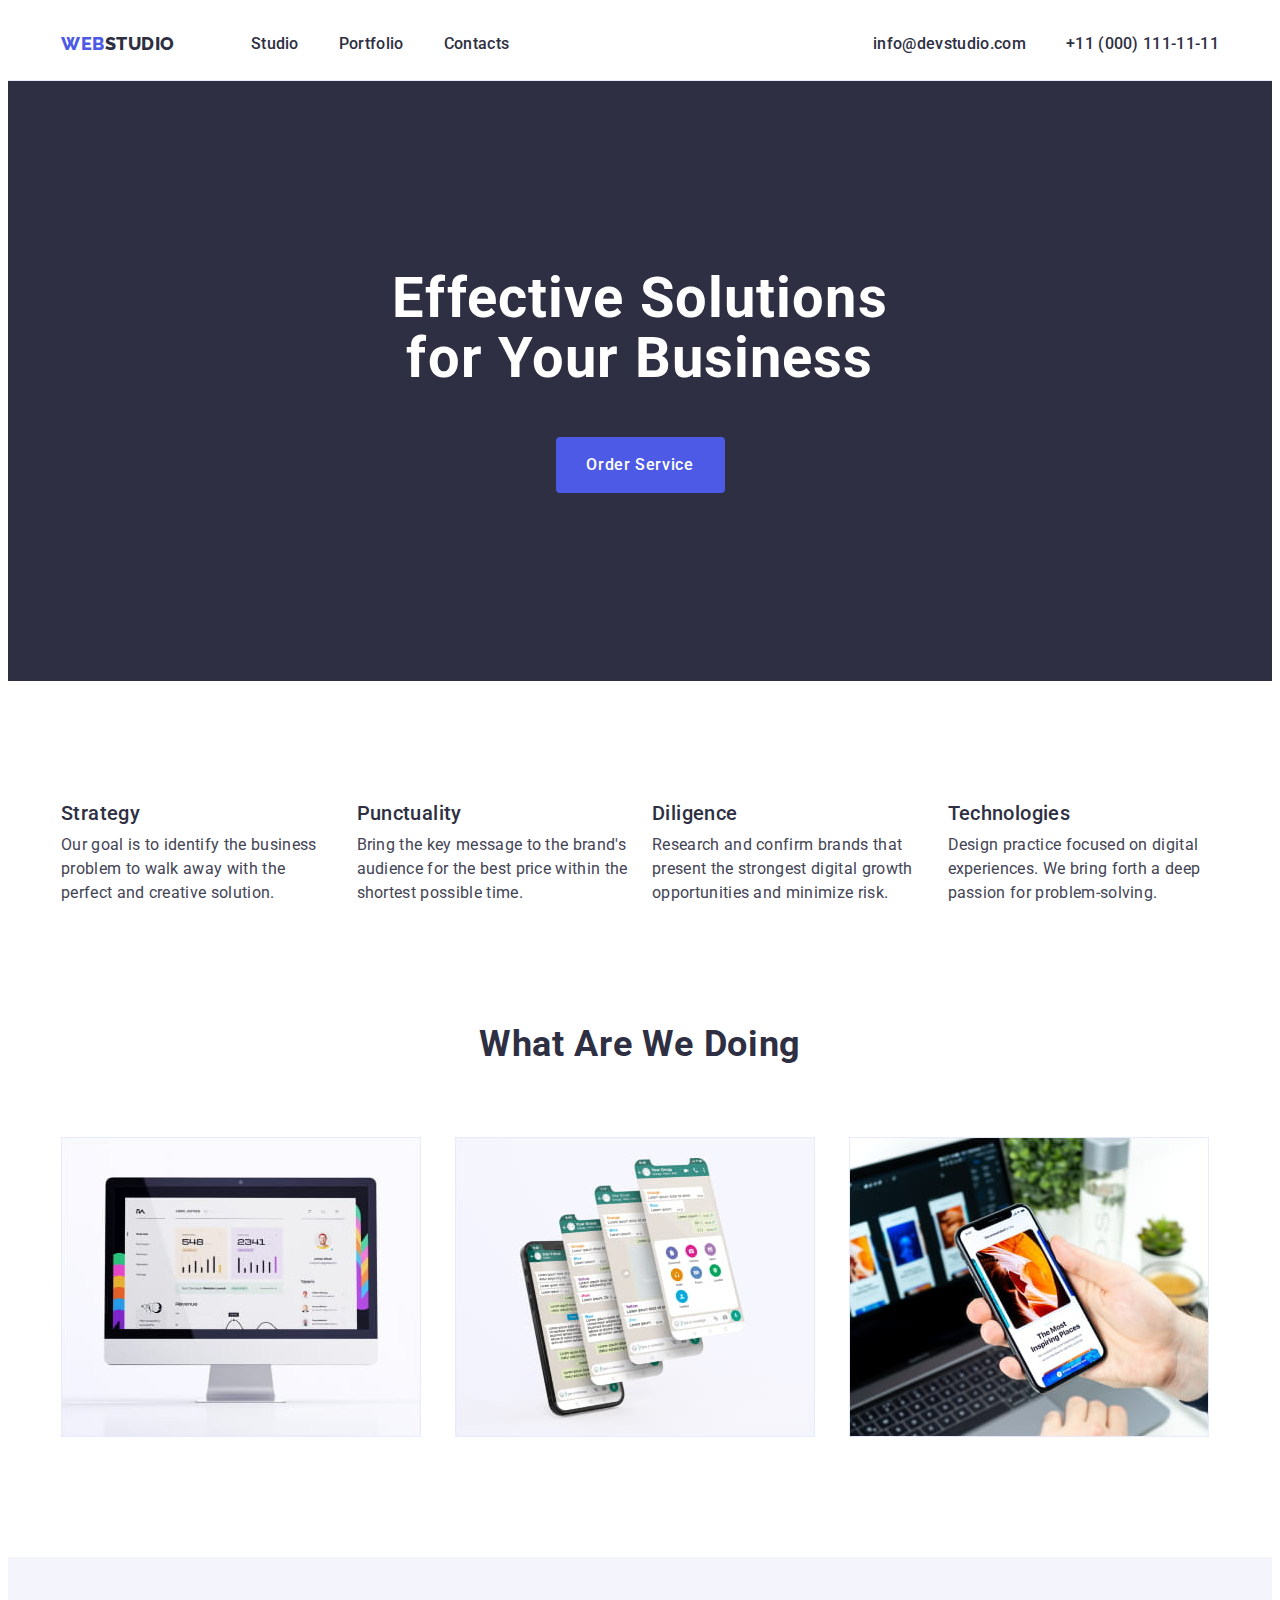
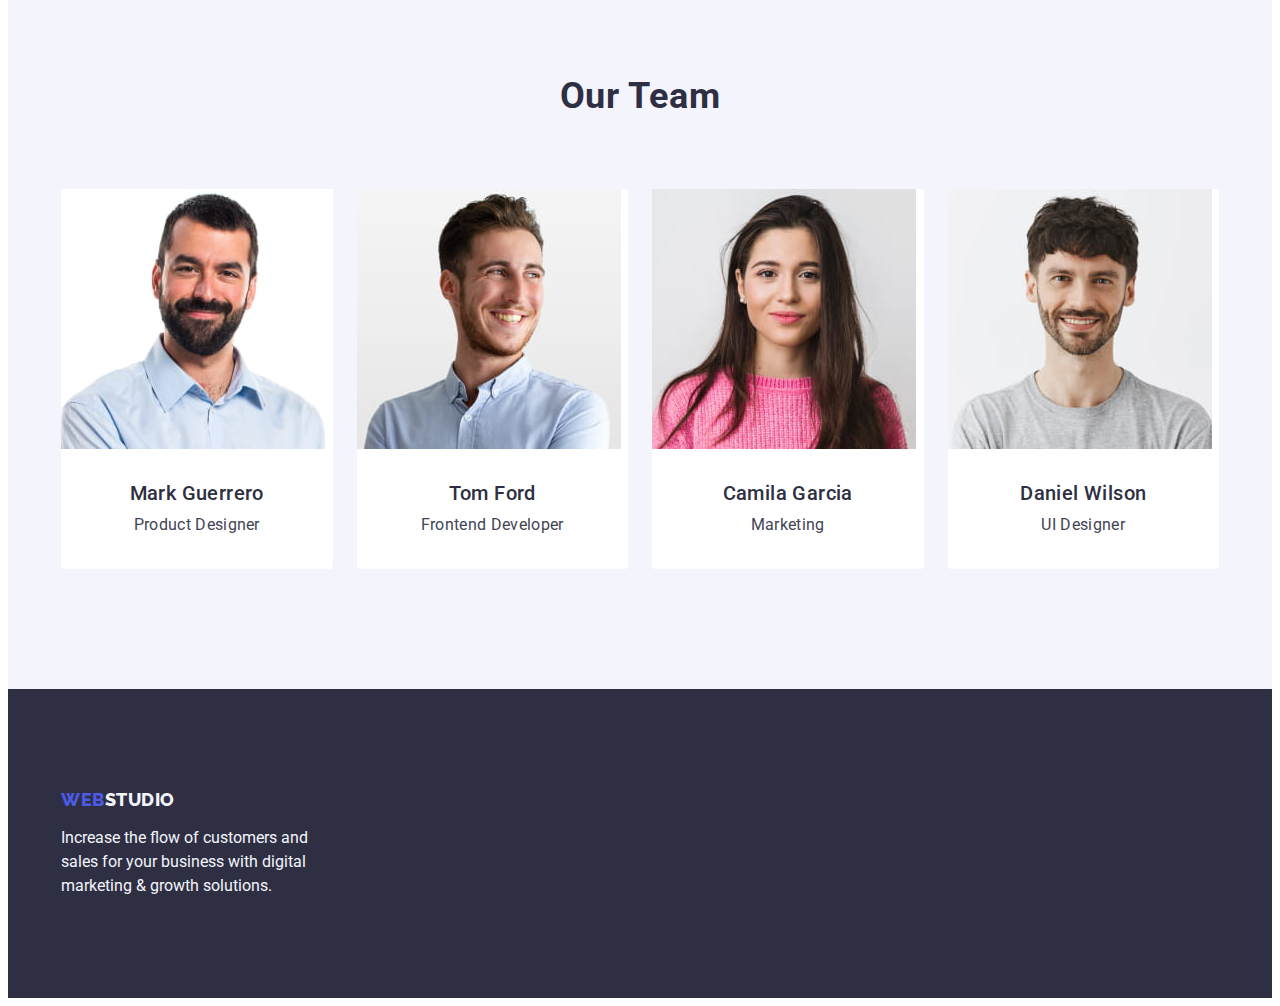
<file: index.html>
<!DOCTYPE html>
<html lang="en">
<head>
    <meta charset="UTF-8">
    <meta http-equiv="X-UA-Compatible" content="IE=edge">
    <meta name="viewport" content="width=device-width, initial-scale=1.0">
    <link rel="preconnect" href="https://fonts.googleapis.com">
    <link rel="preconnect" href="https://fonts.gstatic.com" crossorigin>
    <link rel="preconnect" href="https://fonts.googleapis.com">
    <link rel="preconnect" href="https://fonts.gstatic.com" crossorigin>
    <link href="https://fonts.googleapis.com/css2?family=Raleway:wght@800&family=Roboto:wght@400;500;700;900&display=swap" rel="stylesheet">
    <title>goit-homework</title>
    <link rel="stylesheet" href="https://cdnjs.cloudflare.com/ajax/libs/modern-normalize/2.0.0/modern-normalize.min.css"
        integrity="sha512-4xo8blKMVCiXpTaLzQSLSw3KFOVPWhm/TRtuPVc4WG6kUgjH6J03IBuG7JZPkcWMxJ5huwaBpOpnwYElP/m6wg=="
        crossorigin="anonymous" referrerpolicy="no-referrer" />
    <link rel="stylesheet" href="./css/style.css">
</head>
<!-- HEADER -->
<body>
    <header class="header-main-container">
        <div class="container container-flex">
            <nav class="header-nav">
                <a href="./index.html" class="logo link">Web<span class="logo-text">Studio</span></a>
                <ul class="list menu-list">
                    <li class="menu-item menu"><a href="./index.html" class="link menu">Studio</a></li>
                    <li class="menu-item menu"><a href="./portfolio.html" class="link menu">Portfolio</a></li>
                    <li class="menu-item menu"><a href="" class="link menu">Contacts</a></li>
                </ul>
            </nav>
            <address class="nav-addres">
                <ul class="information-list list">
                    <li class="information-item"><a href="mailto:info@devstudio.com" class="link menu">info@devstudio.com</a>
                    </li>
                    <li class="information-item"><a href="tel:+110001111111" class="link menu">+11 (000) 111-11-11</a></li>
                </ul>
            </address>
        </div>
    </header>
<!-- HEADER_END -->
<!-- ABOUT_US_WHAT_ARE_WE_DOING -->
<main>
    <section class="main-hero">
        <div class="container">
            <h1 class="main-title">Effective Solutions for Your Business</h1>
            <button class="button-hero-main" type="button">Order Service</button>
        </div>
    </section>
    <section class="about-us-description">
        <div class="container container-flex">
            <h2 class="visually-hidden title-about-us ">title-secondary-section</h2>
            <ul class="list about-us-list">
                <li class="about-us-text">
                    <h3 class="title-description">Strategy</h3>
                    <p class="text-description">Our goal is to identify the business
                problem to walk away with the perfect and creative solution.</p>
                </li>
                <li class="about-us-text">
                    <h3 class="title-description">Punctuality</h3>
                    <p class="text-description">Bring the key message to the brand's audience for the best price within the shortest possible time.</p>
                </li>
                <li class="about-us-text">
                    <h3 class="title-description">Diligence</h3>
                    <p class="text-description">Research and confirm brands that present the strongest digital growth opportunities and minimize risk.</p>
                </li>
                <li class="about-us-text">
                    <h3 class="title-description">Technologies</h3>
                    <p class="text-description">Design practice focused on digital experiences. We bring forth a deep passion for problem-solving.</p>
                </li>
            </ul>
        </div>
    </section>
    <section class="about-us-text-img">
        <div class="container">
            <h2 class="about-us-title">What are we doing</h2>
            <ul class="list container container-flex list-img">
                <li class="img-work">
                    <img src="./images/index-img/desktop-version.jpg" 
                    alt="desktop-version" 
                    width="360">
                </li>
                <li class="img-work">
                    <img src="./images/index-img/application-view.jpg" 
                    alt="application-view" 
                    width="360">
                </li>
                <li class="img-work">
                    <img src="./images/index-img/mobile-version.jpg" 
                    alt="mobile-version" 
                    width="360">
                </li>
            </ul>
        </div>
    </section>
<!-- ABOUT_US_WHAT_ARE_WE_DOING_END -->
<!-- OUR_TEAM -->
    <section class="our-team">
        <div class="container">
            <h2 class="our-team-title">Our Team</h2>
            <ul class="list list-worker">
                <li class="worker">
                    <img src="./images/index-img/img-people1.jpg" 
                        width="264" 
                        height="260" 
                        alt="product desinger Mark Guerrero">
                    <div class="name-worker">
                        <h3 class="title-description div-name-worker">Mark Guerrero</h3>
                        <p class="text-description div-name-worker">Product Designer</p>
                    </div>
                </li>
                <li class="worker">
                    <img src="./images/index-img/img-people2.jpg" 
                        width="264" 
                        height="260" 
                        alt="Frontend developer Tom Ford">
                    <div class="name-worker">
                        <h3 class="title-description div-name-worker">Tom Ford</h3>
                        <p class="text-description div-name-worker">Frontend Developer</p>
                    </div>
                </li>
                <li class="worker">
                    <img src="./images/index-img/img-people3.jpg" 
                        width="264" 
                        height="260" 
                        alt="Marketing Camila Garcia">
                    <div class="name-worker">
                        <h3 class="title-description div-name-worker">Camila Garcia</h3>
                        <p class="text-description div-name-worker">Marketing</p>
                    </div>
                </li>
                <li class="worker">
                    <img src="./images/index-img/img-people4.jpg" 
                        width="264" 
                        height="260" 
                        alt="UI desinger Daniel Wilson">
                    <div class="name-worker">
                        <h3 class="title-description div-name-worker">Daniel Wilson</h3>
                        <p class="text-description div-name-worker">UI Designer</p>
                    </div>
                </li>
            </ul>
        </div>
    </section>
</main>
<!-- OUR_TEAM_END -->
<!-- FOOTER -->
<footer class="footer">
    <div class="container">
        <a href="./index.html" class="logo link logo-footer">Web<span class="footer-logo-text">Studio</span></a>
        <p class="footer-info">Increase the flow of customers and sales for your business with digital marketing &
            growth solutions.</p>
    </div>
</footer>
<!-- FOOTER_END -->
</body>
</html>
</file>
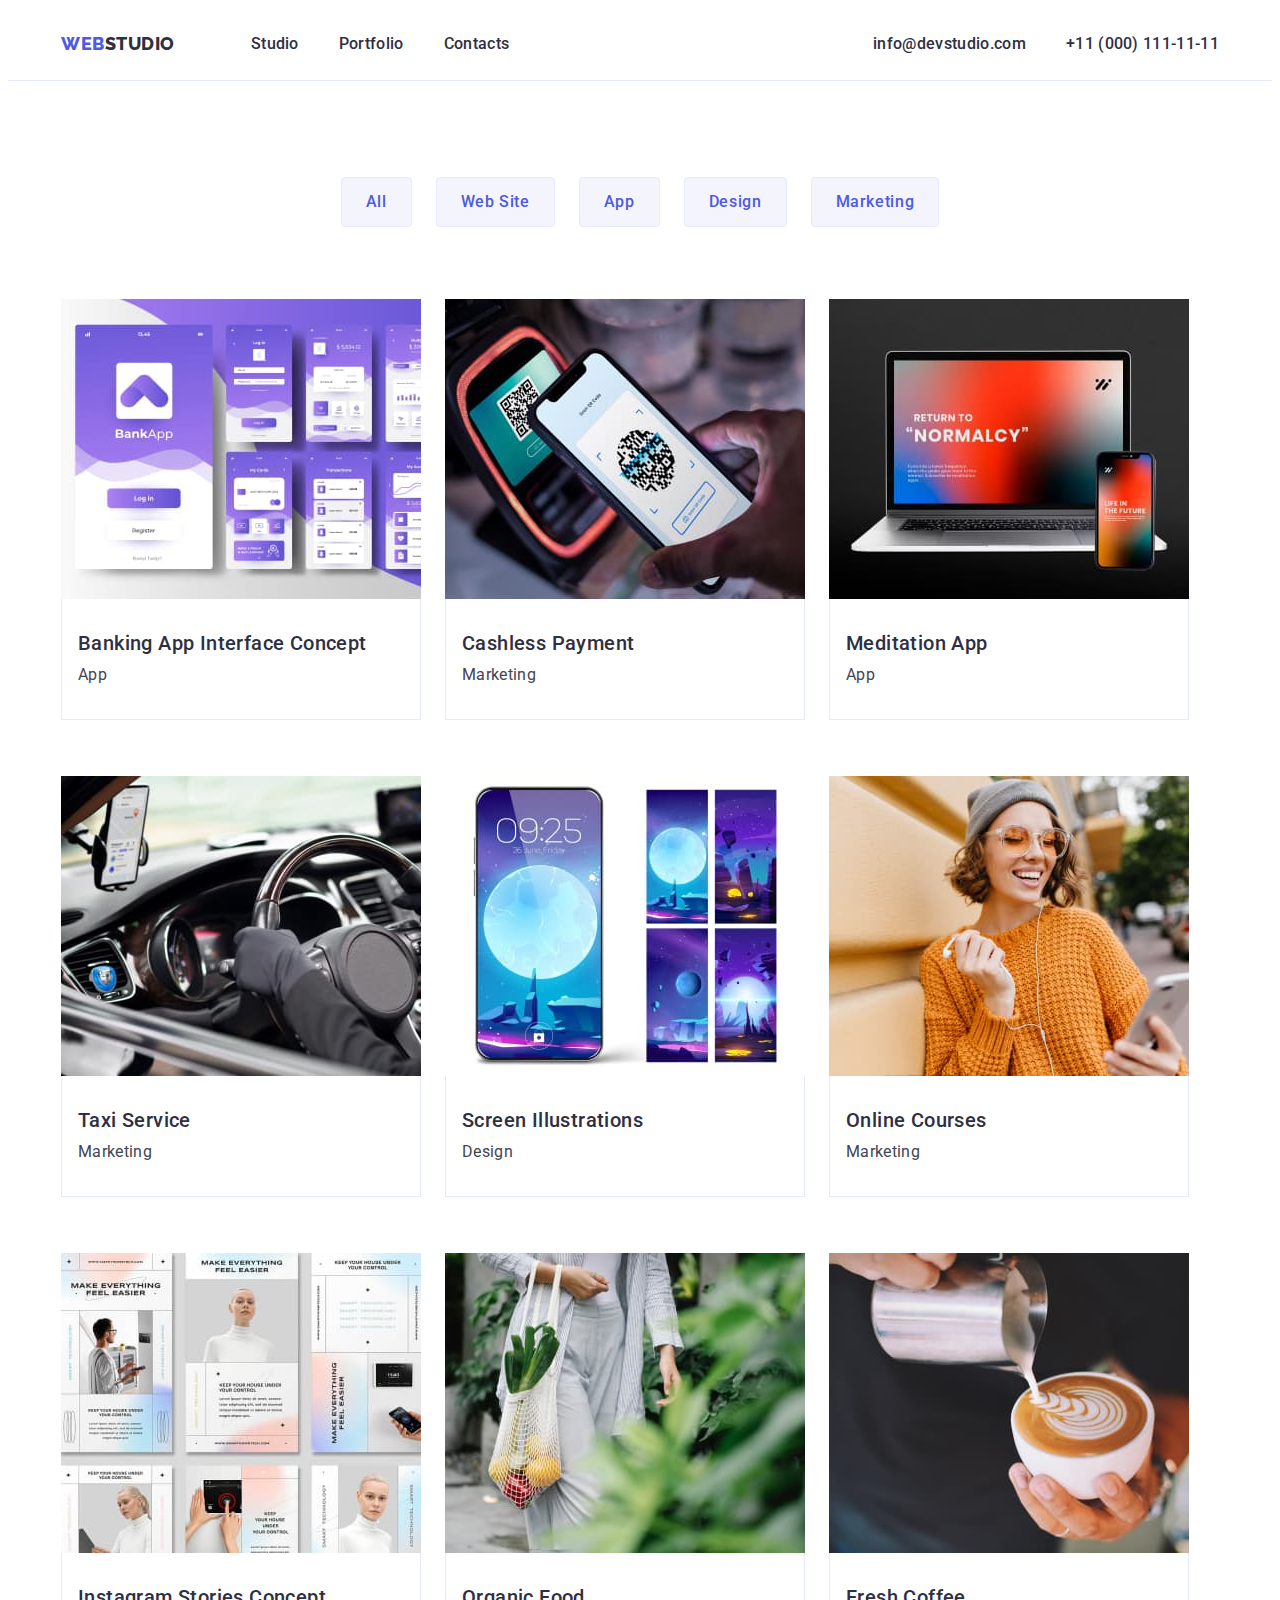
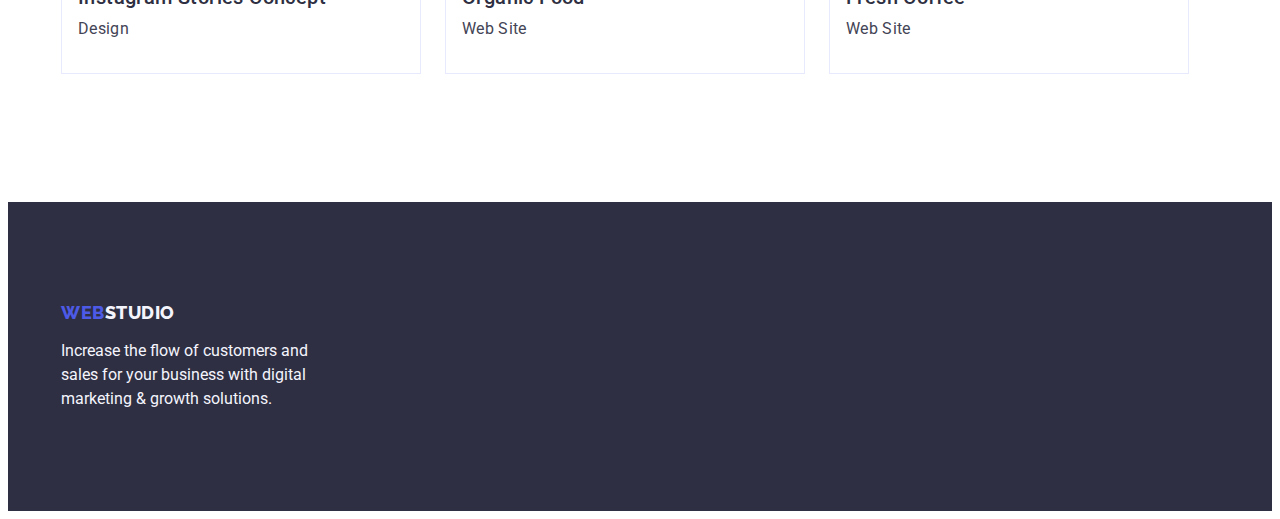
<file: portfolio.html>
<!DOCTYPE html>
<html lang="en">
<head>
    <meta charset="UTF-8">
    <meta http-equiv="X-UA-Compatible" content="IE=edge">
    <meta name="viewport" content="width=device-width, initial-scale=1.0">
    <link rel="preconnect" href="https://fonts.googleapis.com">
    <link rel="preconnect" href="https://fonts.gstatic.com" crossorigin>
    <link rel="preconnect" href="https://fonts.googleapis.com">
    <link rel="preconnect" href="https://fonts.gstatic.com" crossorigin>
    <link href="https://fonts.googleapis.com/css2?family=Raleway:wght@800&family=Roboto:wght@400;500;700;900&display=swap" rel="stylesheet">
    <title>portfolio-goit-homework</title>
    <link rel="stylesheet" href="https://cdnjs.cloudflare.com/ajax/libs/modern-normalize/2.0.0/modern-normalize.min.css"
        integrity="sha512-4xo8blKMVCiXpTaLzQSLSw3KFOVPWhm/TRtuPVc4WG6kUgjH6J03IBuG7JZPkcWMxJ5huwaBpOpnwYElP/m6wg=="
        crossorigin="anonymous" referrerpolicy="no-referrer" />
    <link rel="stylesheet" href="./css/style.css">
</head>
<!-- HEADER -->
<body>
    <header class="header-main-container">
        <div class="container container-flex">
            <nav class="header-nav">
                <a href="./index.html" class="logo link">Web<span class="logo-text">Studio</span></a>
                <ul class="list menu-list">
                    <li class="menu-item"><a href="./index.html" class="link menu">Studio</a></li>
                    <li class="menu-item"><a href="./portfolio.html" class="link menu">Portfolio</a></li>
                    <li class="menu-item"><a href="" class="link menu">Contacts</a></li>
                </ul>
            </nav>
            <address class="nav-addres">
                <ul class="information-list list">
                    <li class="information-item"><a href="mailto:info@devstudio.com" class="link menu">info@devstudio.com</a></li>
                    <li class="information-item"><a href="tel:+110001111111" class="link menu">+11 (000) 111-11-11</a></li>
                </ul>
            </address>
        </div>
    </header>
    <!-- HEADER_END -->
    <main>
    <!-- EXAMPLES_WORK -->
        <section class="filtr-nav">
            <div class="container">
                <h1 hidden>work examples</h1>
                <ul class="list list-btn">
                    <li>
                        <button type="button" class="btn-filtr">All</button>
                    </li>
                    <li>
                        <button type="button" class="btn-filtr">Web Site</button>
                    </li>
                    <li>
                        <button type="button" class="btn-filtr">App</button>
                    </li>
                    <li> 
                        <button type="button" class="btn-filtr">Design</button>
                    </li>
                    <li>
                        <button type="button" class="btn-filtr">Marketing</button>
                    </li>
                </ul>
                <ul class="list examples-card-list">
                    <li class="card-item">
                        <a href="#" class="link">
                            <img src="./images/portfolio-img/banking-app.jpg"
                                alt="banking-app" 
                                width="360">
                            <div class="card-examples">
                                <h2 class="title-description">Banking App Interface Concept</h2>
                                <p class="text-description">App</p>
                            </div>
                        </a>
                    </li>
                    <li class="card-item">
                        <a href="#" class="link">
                            <img src="./images/portfolio-img/application-pay.jpg" 
                            alt="cashless-payment" 
                            width="360">
                            <div class="card-examples">
                                <h2 class="title-description">Cashless Payment</h2>
                                <p class="text-description">Marketing</p>
                            </div>
                        </a>
                    </li>
                    <li class="card-item">
                        <a href="#" class="link">
                            <img src="./images/portfolio-img/desktop-mobile.jpg" 
                            alt="desktop-app" 
                            width="360">
                            <div class="card-examples">
                                <h2 class="title-description">Meditation App</h2>
                                <p class="text-description">App</p>
                            </div>
                        </a>
                    </li>
                    <li class="card-item">
                        <a href="#" class="link">
                            <img src="./images/portfolio-img/taxi-service.jpg" 
                            alt="taxi-service" 
                            width="360">
                            <div class="card-examples">
                                <h2 class="title-description">Taxi Service</h2>
                                <p class="text-description">Marketing</p>
                            </div>
                        </a>
                    </li>
                    <li class="card-item">
                        <a href="#" class="link">
                            <img src="./images/portfolio-img/screen-illustration.jpg" 
                            alt="screen-illustration" 
                            width="360">
                            <div class="card-examples">
                                <h2 class="title-description">Screen Illustrations</h2>
                                <p class="text-description">Design</p>
                            </div>
                        </a>
                    </li>
                    <li class="card-item">
                        <a href="#" class="link">
                            <img src="./images/portfolio-img/woman.jpg" 
                            alt="woman" 
                            width="360">
                            <div class="card-examples">
                                <h2 class="title-description">Online Courses</h2>
                                <p class="text-description">Marketing</p>
                            </div>
                        </a>
                    </li>
                    <li class="card-item">
                        <a href="#" class="link">
                            <img src="./images/portfolio-img/instagram-stories-concept.jpg" 
                            alt="Cashless Payment" 
                            width="360">
                            <div class="card-examples">
                                <h2 class="title-description">Instagram Stories Concept</h2>
                                <p class="text-description">Design</p>
                            </div>
                        </a>
                    </li>
                    <li class="card-item">
                        <a href="#" class="link">
                        <img src="./images/portfolio-img/organic-food.jpg" 
                        alt="organic-food" 
                        width="360">
                        <div class="card-examples">
                            <h2 class="title-description">Organic Food</h2>
                            <p class="text-description">Web Site</p>
                        </div>
                        </a>
                    </li>
                    <li class="card-item">
                        <a href="#" class="link">
                            <img src="./images/portfolio-img/coffe.jpg" 
                            alt="coffe" 
                            width="360">
                            <div class="card-examples">
                                <h2 class="title-description">Fresh Coffee</h2>
                                <p class="text-description">Web Site</p>
                            </div>
                        </a>
                    </li>
                </ul>
            </div>
        </section>
    </main>
    <!-- EXAMPLES_WORK_END -->
    <!-- FOOTER -->
    <footer class="footer">
        <div class="container">
            <a href="./index.html" class="logo link logo-footer">Web<span class="footer-logo-text">Studio</span></a>
            <p class="footer-info">Increase the flow of customers and sales for your business with digital marketing & growth solutions.</p>
        </div>
    </footer>
    <!-- FOOTER_END -->
</body>
</html>
</file>
<file: css/style.css>
:root{
    --color-main-logo: #4d5ae5;
    --color-menu-text: #2e2f42;
    --color-menu-accent-hover: #404bbf;
    --main-small-text: #434455;
    --color-hero-bg: #2e2f42;
    --bg-btn-color: #f4f4fd;
    --border-btn-color: #e7e9fc;
}

body{
    font-family: "Roboto", sans-serif;
    color: #434455;
    background-color: #ffffff;
}

img{
    display: block;
}

h1, h2, h3, h4, h5, h6, p{
    padding: 0;
    margin: 0;
}
/* HEADER */
/* NAV_MENU */

.header-main-container{
    border-bottom: 1px solid #e7e9fc;
}

.container{
    width: 1158px;
    margin: 0 auto;
    padding: 0 15px;
}

.container-flex{
    display: flex;
}

.header-nav{
    display: flex;
    align-items: center;
}

.logo{
    font-family: 'Raleway', sans-serif;
    font-weight: 800;
    font-size: 18px;
    line-height: 1.17;
    letter-spacing: 0.03em;
    text-transform: uppercase;
    color: var(--color-main-logo);
    margin-right: 76px;

}

.link{
    text-decoration: none;
}

.logo-text{
    color:#2e2f42 ;
}

.list{
    list-style: none;
    padding: 0;
    margin: 0;
}

.menu-list{
    display: flex;
}

.menu-item{
    margin-right: 40px;
}

.menu-item:last-child{
    margin-right: 0px;
}

.list .menu{
    font-style: normal;
    font-weight: 500;
    font-size: 16px;
    line-height: 24px;
    letter-spacing: 0.02em;
    color: var(--color-menu-text)
}

.menu:hover,
.menu:focus,
.information:hover, :focus {
    color: var(--color-menu-accent-hover)
}

.information-list{
    display: flex;
}

.information-item{
    margin-right: 40px;
}

.information-item:last-child {
    margin-right: 0px;
}

.nav-addres,
a {
    font-family: 'Roboto';
        font-style: normal;
        font-weight: 500;   
        font-size: 16px;
        line-height: 24px;
        letter-spacing: 0.02em;
        color: var(--main-small-text);
        padding-top: 24px;
        padding-bottom: 24px;
}

.nav-addres{
    margin-left: auto;
}
/* NAV_MENU_END */
/* HEADER_END */
/* HERO_START */

.main-hero{
    background-color: var(--color-hero-bg);
    padding-top: 188px;
    padding-bottom: 188px;
}

.main-title{
    font-family: 'Roboto';
    font-style: normal;
    font-weight: 700;
    font-size: 56px;
    line-height: 1.07;
    text-align: center;
    letter-spacing: 0.02em;
    color: #ffffff;
    max-width: 496px;
    margin: auto;
}

.button-hero-main{
    background-color: #4d5ae5;
    font-family: 'Roboto', sans-serif;
    font-style: normal;
    font-weight: 500;
    font-size: 16px;
    line-height: 1.5;
    letter-spacing: 0.04em;
    color: #ffffff;
    cursor: pointer;
    display: block;
    min-width: 169px;
    height: 56px;
    border: none;
    background-color:var(--color-main-logo);
    border-radius: 4px;
    cursor: pointer;
    margin: auto;
    margin-top: 48px;
}

.button-hero-main:hover, :focus{
    background-color: var(--color-menu-accent-hover)
}
/* HERO_END */
/* Section2_START */

.visually-hidden {
    position: absolute;
    width: 1px;
    height: 1px;
    margin: -1px;
    border: 0;
    padding: 0;
    white-space: nowrap;
    clip-path: inset(100%);
    clip: rect(0 0 0 0);
    overflow: hidden;
}

.title-description{
    font-family: 'Roboto';
    font-style: normal;
    font-weight: 500;
    font-size: 20px;
    line-height: 1.2;
    letter-spacing: 0.02em;
    color: var(--color-menu-text);
}

.text-description{
    font-family: 'Roboto';
    font-style: normal;
    font-weight: 400;
    font-size: 16px;
    line-height: 1.5;
    letter-spacing: 0.02em;
    color: var(--main-small-text);
}

.about-us-description{
    padding-top: 120px;
    padding-bottom: 120px;
}

.about-us-list{
    display: flex;
    gap: 24px;
    padding: 0;
}

.about-us-text{
    width: calc((100% - 72px) / 4);
}

.title-description{
    margin-bottom: 8px;
}

/* Section2_END */
/* Section3_START */

.about-us-text-img{
    padding-bottom: 120px;
}

.about-us-title{
    font-size: 36px;
    line-height: 1.11;
    text-align: center;
    letter-spacing: 0.02em;
    text-transform: capitalize;
    color: var(--color-menu-text);
    margin-bottom: 72px;
}

.list-img{
    gap: 24px;
    padding: 0;
}

.img-work{
    width: calc((100% - 48px) / 3);
}
/* Section3_END */
/* Section4_START */
.our-team{
    background-color: #f4f4fd;
    padding-top: 120px;
    padding-bottom: 120px;
}

.our-team-title{
    font-size: 36px;
    line-height: 1.11;
    text-align: center;
    letter-spacing: 0.02em;
    text-transform: capitalize;
    color: var(--color-menu-text);
    margin-bottom: 72px;
}

.list-worker{
    display: flex;
    gap: 24px;
    padding: 0;
}

.worker{
    background-color: #ffffff;
    width: calc((100% - 72px) / 4);
    border-radius: 0px 0px 4px 4px;
}

.name-worker{
    padding: 32px 16px;
}

.div-name-worker{
    text-align: center;
}

    /* h3-title-description-frm-section2 */
    /* p-text-descroption-from-section2 */
/* Section4_END */
/* FOOTER_START */
.footer{
    background-color: var(--color-hero-bg);
    color: var(--bg-btn-color);
    padding-top: 100px;
    padding-bottom: 100px;
}

.logo-footer{
    display: inline-block;
    margin-bottom: 16px;
    padding: 0;
}

.footer-info{
    max-width: 264px;
    line-height: 1.5;
}

.footer-logo-text {
    color: #f4f4fd;
}

/* PORTFOIO_PAGE_START >>>>>>>>>>>>>>>>>>>>>>>>>>>>>>>>>>>>>>>>>>>>>>>>>>>>>>*/
/* FTER_NAVIGATION_START */
.btn-filtr{
    font-family: "Roboto", sans-serif;
    font-style: normal;
    font-weight: 500;
    font-size: 16px;
    line-height: 1.5;
    letter-spacing: 0.04em;
    color: var(--color-main-logo);
    background-color: var(--bg-btn-color);
    padding: 12px 24px;
    border: 1px solid var(--border-btn-color);
    border-radius: 4px;
}

.btn-filtr:hover, 
.btn-filtr:focus{
    color: #ffffff;
    background-color: var(--color-menu-accent-hover);
    cursor: pointer;
    border: 1px solid transparent;

}

.filtr-nav{
    padding: 96px 0 120px;
}

.list-btn{
    display: flex;
    justify-content: center;
    gap: 24px;
    margin-bottom: 72px;
}

.examples-card-list{
    display: flex;
    flex-wrap: wrap;
    column-gap: 24px;
    row-gap: 48px;
    padding: 0;
}

.card-item{
    width: calc((1128px - 48px) / 3);
}

.card-examples{
    padding: 32px 16px;
    border: 1px solid var(--border-btn-color);
    border-top: none;
    margin-bottom: 8px;
}
/* FILTER_NAVIGATION_END */
/* MAIN_CARDS */
 /* h2-title-description-frm-section2 index.html*/
 /* p-text-descroption-from-section2 index.html*/
</file>
